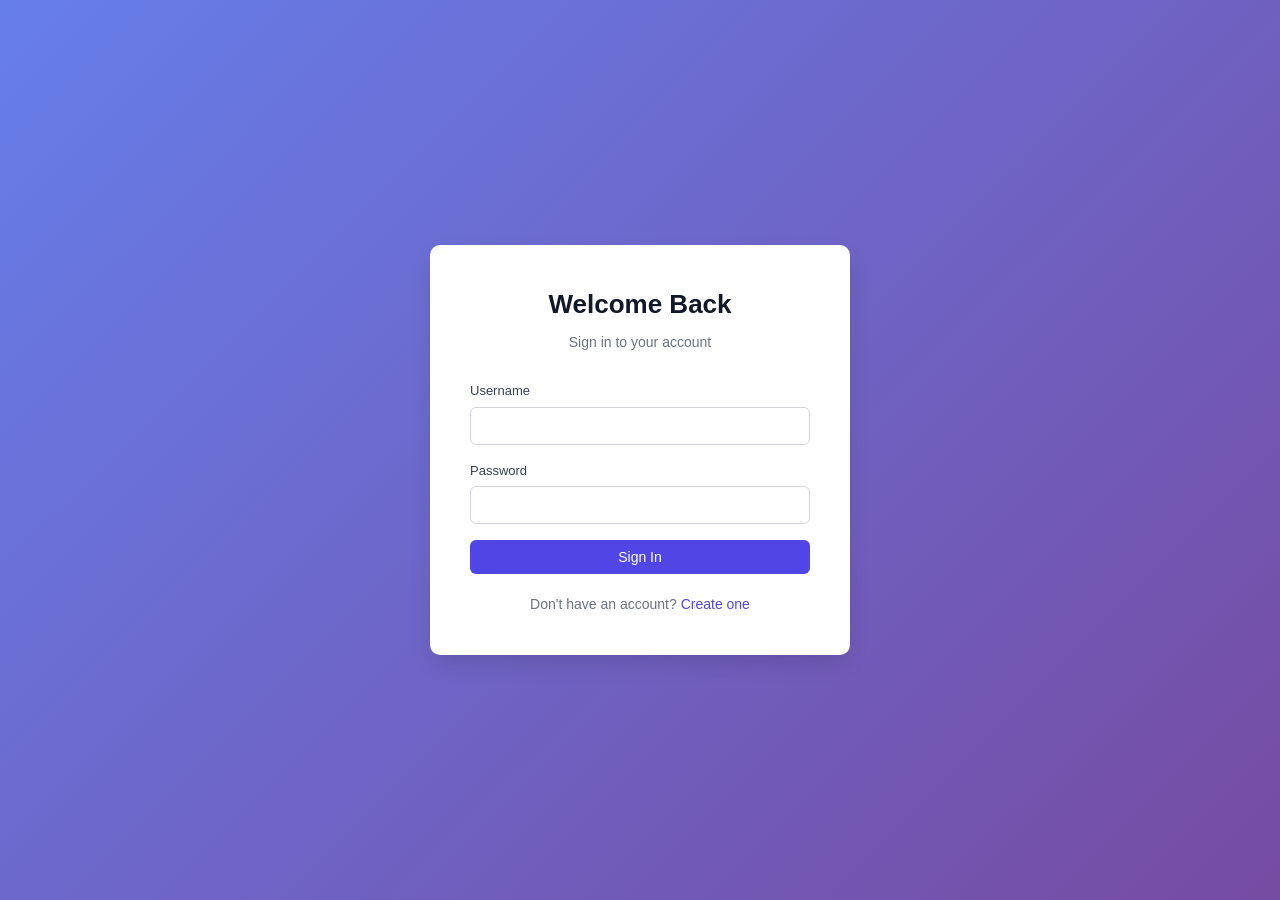
<file: frontend/index.html>
<!DOCTYPE html>
<html lang="en">

<head>
    <meta charset="UTF-8">
    <meta name="viewport" content="width=device-width, initial-scale=1.0">
    <title>Login</title>
    <link rel="stylesheet" href="css/style.css">
</head>

<body>
    <div class="auth-wrapper">
        <div class="auth-card">
            <h1>Welcome Back</h1>
            <p class="subtitle">Sign in to your account</p>
            <form id="loginForm">
                <div class="form-group">
                    <label for="username">Username</label>
                    <input class="form-control" type="text" id="username" required autocomplete="username">
                </div>
                <div class="form-group">
                    <label for="password">Password</label>
                    <input class="form-control" type="password" id="password" required autocomplete="current-password">
                </div>
                <button class="btn btn-primary btn-block" type="submit" id="loginBtn">Sign In</button>
            </form>
            <p style="text-align:center;margin-top:20px;font-size:14px;color:var(--gray-500);">
                Don't have an account? <a href="register.html">Create one</a>
            </p>
        </div>
    </div>

    <script src="js/api.js"></script>
    <script src="js/auth.js"></script>
</body>

</html>
</file>
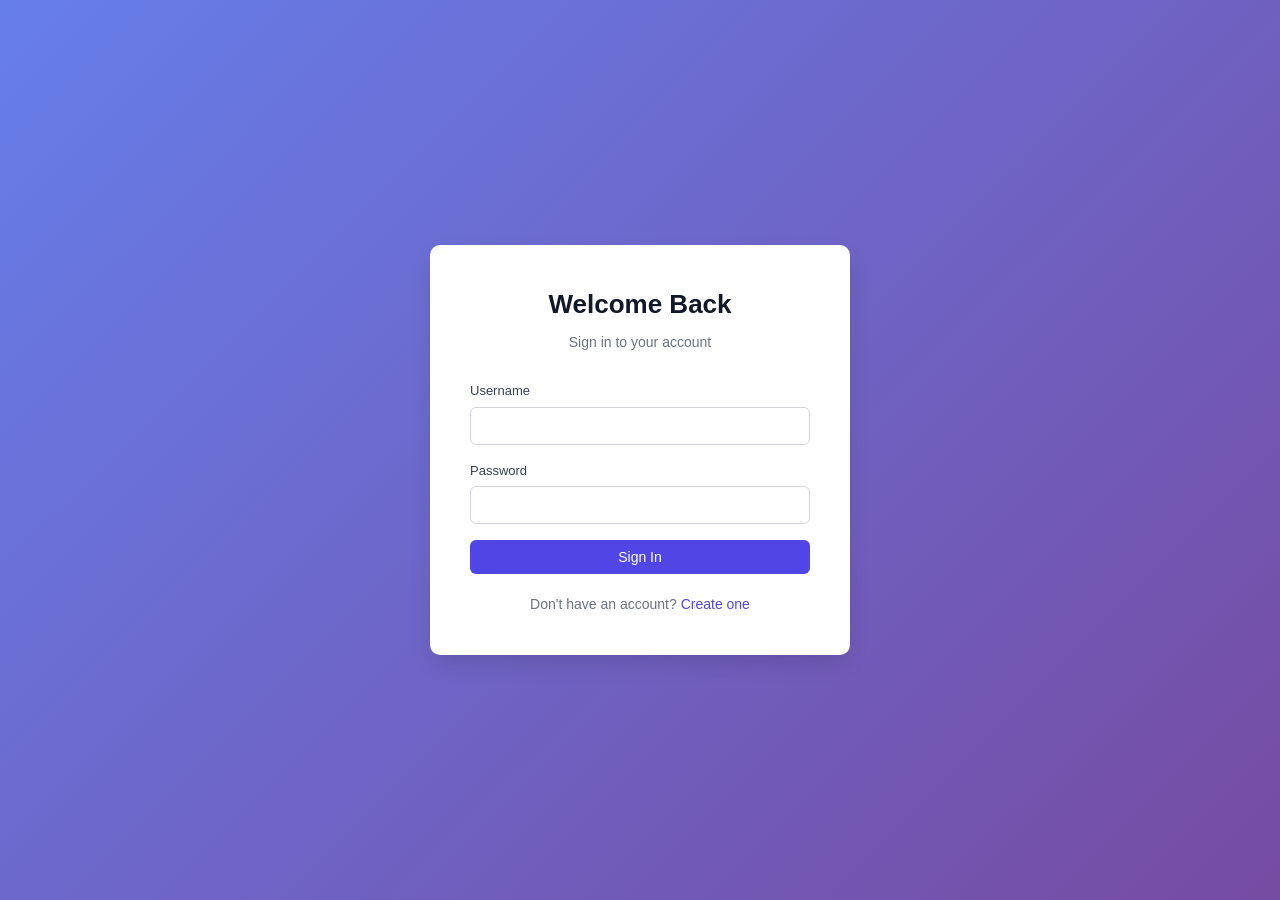
<file: frontend/admin.html>
<!DOCTYPE html>
<html lang="en">

<head>
    <meta charset="UTF-8">
    <meta name="viewport" content="width=device-width, initial-scale=1.0">
    <title>Admin</title>
    <link rel="stylesheet" href="css/style.css">
</head>

<body>
    <div class="sidebar-backdrop"></div>
    <div class="layout">
        <aside class="sidebar">
            <div class="sidebar-brand">📋 PM App</div>
            <ul class="sidebar-nav">
                <li><a href="dashboard.html" data-name="dashboard">🏠 Dashboard</a></li>
                <li><a href="projects.html" data-name="projects">📁 Projects</a></li>
                <li><a href="notifications.html" data-name="notifications">🔔 Notifications</a></li>
                <li><a href="profile.html" data-name="profile">👤 Profile</a></li>
                <li><a href="admin.html" data-name="admin" id="adminLink">⚙️ Admin</a></li>
                <li><a href="#" id="logoutBtn">🚪 Logout</a></li>
            </ul>
        </aside>

        <main class="main">
            <div class="topbar">
                <div style="display:flex;align-items:center;gap:10px;">
                    <button class="menu-toggle">☰</button>
                    <h1>Admin Panel</h1>
                </div>
                <div class="user-menu">
                    <div class="avatar" id="userAvatar">?</div>
                    <span id="userName">...</span>
                </div>
            </div>

            <div class="stats-grid" id="adminStats"></div>

            <div class="tabs">
                <button class="tab active" data-tab="users">Users</button>
                <button class="tab" data-tab="projects">Projects</button>
                <button class="tab" data-tab="tasks">Tasks</button>
                <button class="tab" data-tab="tags">Global Tags</button>
                <button class="tab" data-tab="logs">Activity Logs</button>
            </div>

            <section id="tab-users">
                <div class="filter-bar">
                    <select class="form-control" id="userRoleFilter">
                        <option value="">All Roles</option>
                        <option value="user">User</option>
                        <option value="admin">Admin</option>
                    </select>
                    <select class="form-control" id="userActiveFilter">
                        <option value="">All</option>
                        <option value="true">Active</option>
                        <option value="false">Inactive</option>
                    </select>
                </div>
                <div id="usersList">
                    <div class="loader"></div>
                </div>
                <div class="pagination" id="usersPagination"></div>
            </section>

            <section id="tab-projects" style="display:none;">
                <div class="filter-bar">
                    <select class="form-control" id="projStatusFilter">
                        <option value="">All Statuses</option>
                        <option value="active">Active</option>
                        <option value="completed">Completed</option>
                        <option value="archived">Archived</option>
                    </select>
                </div>
                <div id="projectsList2">
                    <div class="loader"></div>
                </div>
                <div class="pagination" id="projectsPagination"></div>
            </section>

            <section id="tab-tasks" style="display:none;">
                <div class="filter-bar">
                    <select class="form-control" id="taskStatusFilter2">
                        <option value="">All Statuses</option>
                        <option value="active">Active</option>
                        <option value="in_progress">In Progress</option>
                        <option value="completed">Completed</option>
                        <option value="cancelled">Cancelled</option>
                        <option value="expire">Expire</option>
                        <option value="archived">Archived</option>
                    </select>
                    <select class="form-control" id="taskPriorityFilter2">
                        <option value="">All Priorities</option>
                        <option value="low">Low</option>
                        <option value="medium">Medium</option>
                        <option value="high">High</option>
                        <option value="urgent">Urgent</option>
                    </select>
                </div>
                <div id="tasksList2">
                    <div class="loader"></div>
                </div>
                <div class="pagination" id="tasksPagination2"></div>
            </section>

            <section id="tab-tags" style="display:none;">
                <div class="filter-bar">
                    <input class="form-control" id="newGlobalTag" placeholder="Tag name">
                    <button class="btn btn-primary" id="createGlobalTagBtn">+ Create Global Tag</button>
                </div>
                <div id="tagsList2">
                    <div class="loader"></div>
                </div>
                <div class="pagination" id="tagsPagination2"></div>
            </section>

            <section id="tab-logs" style="display:none;">
                <div class="filter-bar">
                    <select class="form-control" id="logRoleFilter">
                        <option value="">All Roles</option>
                        <option value="user">User</option>
                        <option value="admin">Admin</option>
                    </select>
                </div>
                <div id="logsList">
                    <div class="loader"></div>
                </div>
                <div class="pagination" id="logsPagination"></div>
            </section>
        </main>
    </div>

    <script src="js/api.js"></script>
    <script src="js/admin.js"></script>
</body>

</html>
</file>
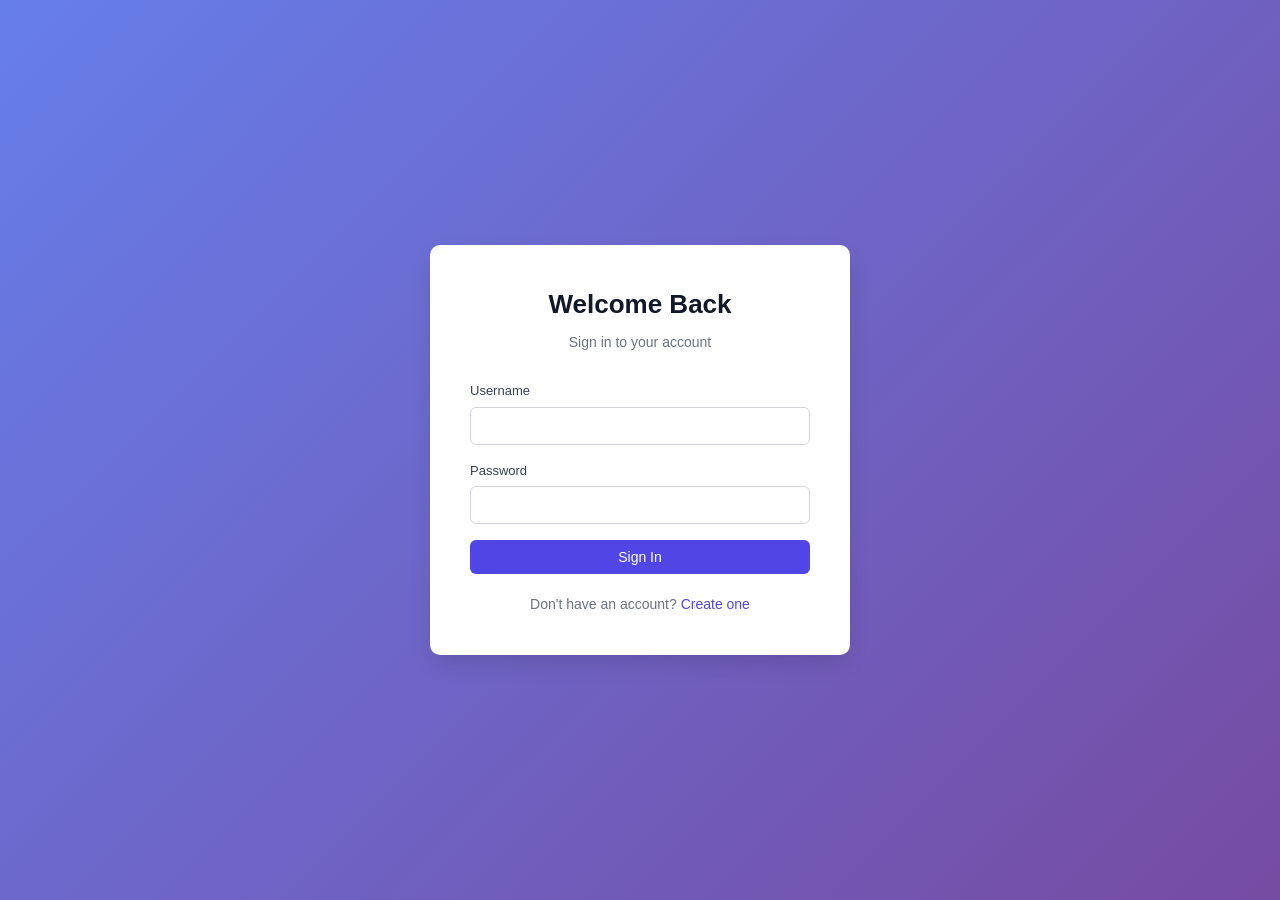
<file: frontend/dashboard.html>
<!DOCTYPE html>
<html lang="en">

<head>
    <meta charset="UTF-8">
    <meta name="viewport" content="width=device-width, initial-scale=1.0">
    <title>Dashboard</title>
    <link rel="stylesheet" href="css/style.css">
</head>

<body>
    <div class="sidebar-backdrop"></div>
    <div class="layout">
        <aside class="sidebar">
            <div class="sidebar-brand">📋 PM App</div>
            <ul class="sidebar-nav">
                <li><a href="dashboard.html" data-name="dashboard">🏠 Dashboard</a></li>
                <li><a href="projects.html" data-name="projects">📁 Projects</a></li>
                <li><a href="notifications.html" data-name="notifications">🔔 Notifications</a></li>
                <li><a href="profile.html" data-name="profile">👤 Profile</a></li>
                <li><a href="admin.html" data-name="admin" id="adminLink" style="display:none;">⚙️ Admin</a></li>
                <li><a href="#" id="logoutBtn">🚪 Logout</a></li>
            </ul>
        </aside>

        <main class="main">
            <div class="topbar">
                <div style="display:flex;align-items:center;gap:10px;">
                    <button class="menu-toggle">☰</button>
                    <h1>Dashboard</h1>
                </div>
                <div class="user-menu">
                    <div class="avatar" id="userAvatar">?</div>
                    <span id="userName">Loading...</span>
                </div>
            </div>

            <div class="stats-grid">
                <div class="stat-card">
                    <div class="stat-label">My Projects</div>
                    <div class="stat-value" id="statProjects">-</div>
                </div>
                <div class="stat-card">
                    <div class="stat-label">Active</div>
                    <div class="stat-value" id="statActive">-</div>
                </div>
                <div class="stat-card">
                    <div class="stat-label">Completed</div>
                    <div class="stat-value" id="statCompleted">-</div>
                </div>
                <div class="stat-card">
                    <div class="stat-label">Archived</div>
                    <div class="stat-value" id="statArchived">-</div>
                </div>
            </div>

            <div class="card">
                <div class="card-header">
                    <h2 class="card-title">Recent Projects</h2>
                    <a href="projects.html" class="btn btn-secondary btn-sm">View All</a>
                </div>
                <div id="recentProjects">
                    <div class="loader"></div>
                </div>
            </div>

            <div class="card">
                <div class="card-header">
                    <h2 class="card-title">Quick Actions</h2>
                </div>
                <div style="display:flex;gap:10px;flex-wrap:wrap;">
                    <button class="btn btn-primary" id="newProjectBtn">+ New Project</button>
                    <a class="btn btn-secondary" href="projects.html">📁 All Projects</a>
                    <a class="btn btn-secondary" href="notifications.html">🔔 Notifications</a>
                </div>
            </div>
        </main>
    </div>

    <!-- New project modal -->
    <div class="modal-overlay" id="projectModal">
        <div class="modal">
            <div class="modal-header">
                <h2>New Project</h2>
                <button class="btn-icon" onclick="modalClose('projectModal')">✕</button>
            </div>
            <form id="newProjectForm">
                <div class="form-group">
                    <label>Name</label>
                    <input class="form-control" type="text" id="projName" required>
                </div>
                <div class="form-group">
                    <label>Description</label>
                    <textarea class="form-control" id="projDesc" rows="3"></textarea>
                </div>
                <div class="modal-actions">
                    <button type="button" class="btn btn-secondary" onclick="modalClose('projectModal')">Cancel</button>
                    <button type="submit" class="btn btn-primary">Create</button>
                </div>
            </form>
        </div>
    </div>

    <script src="js/api.js"></script>
    <script src="js/dashboard.js"></script>
</body>

</html>
</file>
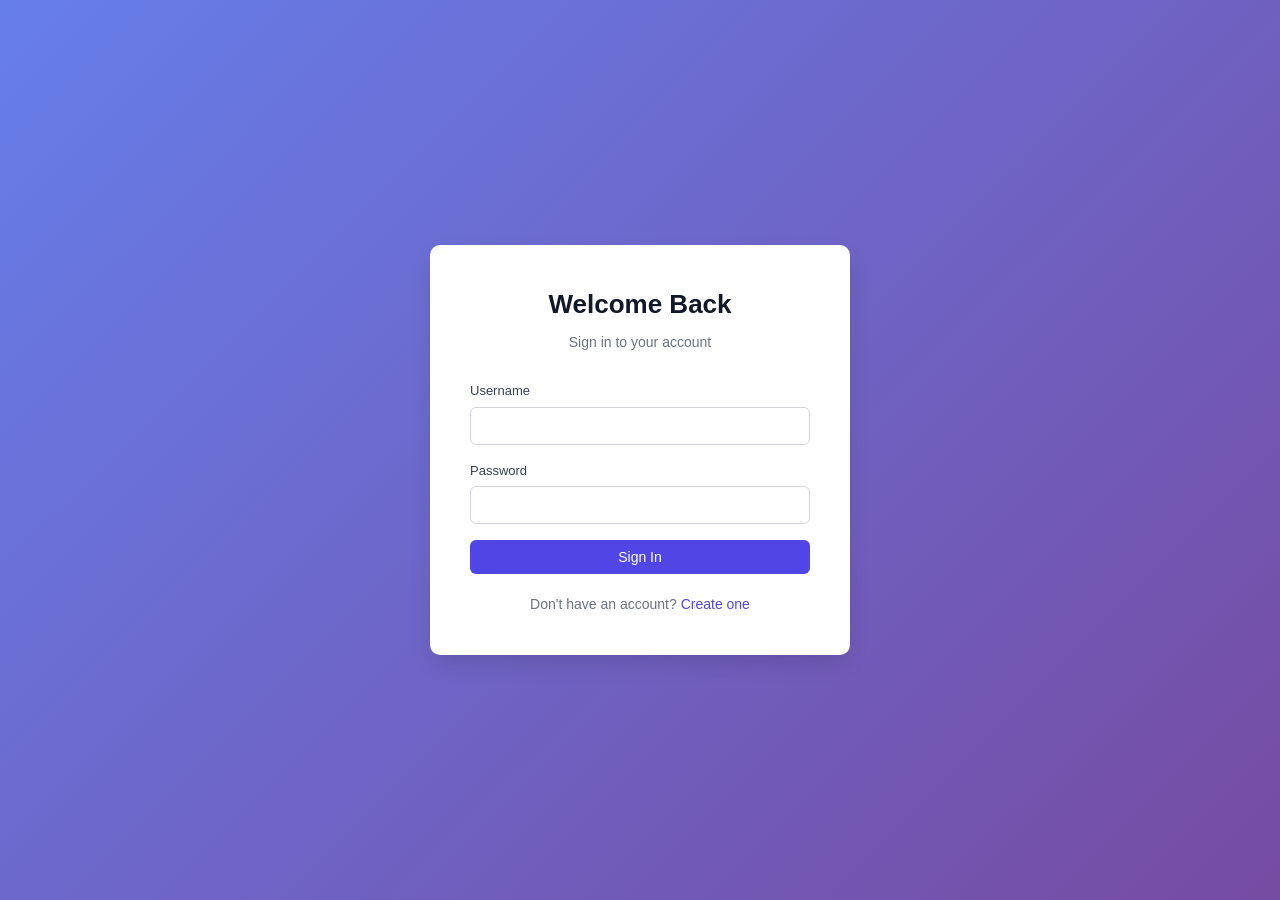
<file: frontend/profile.html>
<!DOCTYPE html>
<html lang="en">

<head>
    <meta charset="UTF-8">
    <meta name="viewport" content="width=device-width, initial-scale=1.0">
    <title>Profile</title>
    <link rel="stylesheet" href="css/style.css">
</head>

<body>
    <div class="sidebar-backdrop"></div>
    <div class="layout">
        <aside class="sidebar">
            <div class="sidebar-brand">📋 PM App</div>
            <ul class="sidebar-nav">
                <li><a href="dashboard.html" data-name="dashboard">🏠 Dashboard</a></li>
                <li><a href="projects.html" data-name="projects">📁 Projects</a></li>
                <li><a href="notifications.html" data-name="notifications">🔔 Notifications</a></li>
                <li><a href="profile.html" data-name="profile">👤 Profile</a></li>
                <li><a href="admin.html" data-name="admin" id="adminLink" style="display:none;">⚙️ Admin</a></li>
                <li><a href="#" id="logoutBtn">🚪 Logout</a></li>
            </ul>
        </aside>

        <main class="main">
            <div class="topbar">
                <div style="display:flex;align-items:center;gap:10px;">
                    <button class="menu-toggle">☰</button>
                    <h1>Profile</h1>
                </div>
                <div class="user-menu">
                    <div class="avatar" id="userAvatar">?</div>
                    <span id="userName">...</span>
                </div>
            </div>

            <div style="display:grid;grid-template-columns:repeat(auto-fit,minmax(320px,1fr));gap:16px;">
                <div class="card">
                    <div class="card-header">
                        <div class="card-title">Account Info</div>
                    </div>
                    <form id="profileForm">
                        <div class="form-group">
                            <label>Username</label>
                            <input class="form-control" type="text" id="pUsername">
                        </div>
                        <div class="form-group">
                            <label>First Name</label>
                            <input class="form-control" type="text" id="pFirstName">
                        </div>
                        <div class="form-group">
                            <label>Last Name</label>
                            <input class="form-control" type="text" id="pLastName">
                        </div>
                        <div class="form-group">
                            <label>Email</label>
                            <input class="form-control" type="email" id="pEmail">
                        </div>
                        <button class="btn btn-primary" type="submit">Update Profile</button>
                    </form>
                </div>

                <div class="card">
                    <div class="card-header">
                        <div class="card-title">Change Password</div>
                    </div>
                    <form id="passForm">
                        <div class="form-group">
                            <label>Old Password</label>
                            <input class="form-control" type="password" id="oldPass" required>
                        </div>
                        <div class="form-group">
                            <label>New Password</label>
                            <input class="form-control" type="password" id="newPass" required minlength="6">
                        </div>
                        <button class="btn btn-primary" type="submit">Change Password</button>
                    </form>
                </div>
            </div>
        </main>
    </div>

    <script src="js/api.js"></script>
    <script src="js/profile.js"></script>
</body>

</html>
</file>
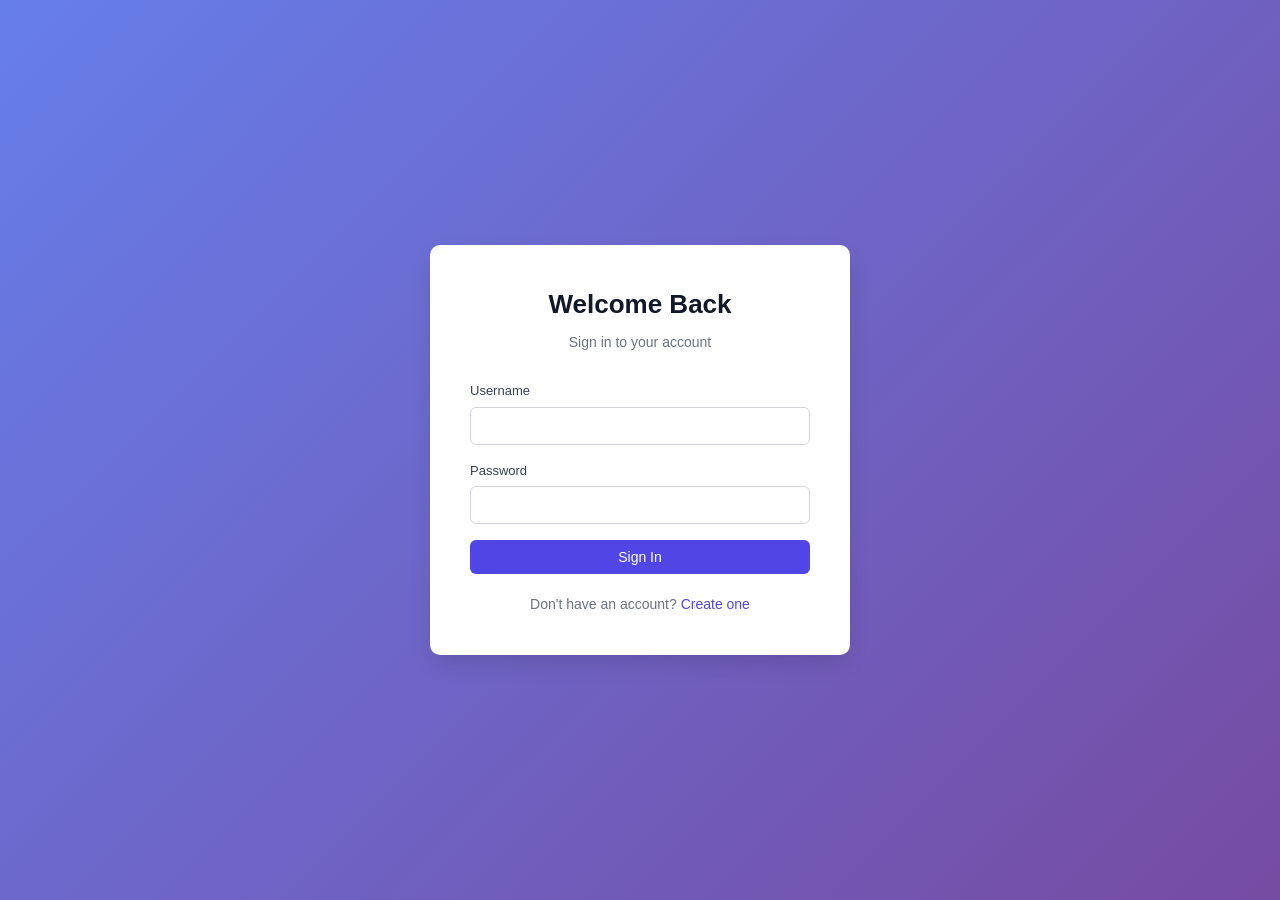
<file: frontend/project.html>
<!DOCTYPE html>
<html lang="en">

<head>
    <meta charset="UTF-8">
    <meta name="viewport" content="width=device-width, initial-scale=1.0">
    <title>Project</title>
    <link rel="stylesheet" href="css/style.css">
</head>

<body>
    <div class="sidebar-backdrop"></div>
    <div class="layout">
        <aside class="sidebar">
            <div class="sidebar-brand">📋 PM App</div>
            <ul class="sidebar-nav">
                <li><a href="dashboard.html" data-name="dashboard">🏠 Dashboard</a></li>
                <li><a href="projects.html" data-name="projects">📁 Projects</a></li>
                <li><a href="notifications.html" data-name="notifications">🔔 Notifications</a></li>
                <li><a href="profile.html" data-name="profile">👤 Profile</a></li>
                <li><a href="admin.html" data-name="admin" id="adminLink" style="display:none;">⚙️ Admin</a></li>
                <li><a href="#" id="logoutBtn">🚪 Logout</a></li>
            </ul>
        </aside>

        <main class="main">
            <div class="topbar">
                <div style="display:flex;align-items:center;gap:10px;">
                    <button class="menu-toggle">☰</button>
                    <h1 id="projectTitle">Loading...</h1>
                </div>
                <div class="user-menu">
                    <div class="avatar" id="userAvatar">?</div>
                    <span id="userName">...</span>
                </div>
            </div>

            <div id="projectInfo"></div>

            <div class="tabs">
                <button class="tab active" data-tab="tasks">Tasks</button>
                <button class="tab" data-tab="members">Members</button>
                <button class="tab" data-tab="tags">Tags</button>
            </div>

            <!-- Tasks tab -->
            <section id="tab-tasks">
                <div class="filter-bar">
                    <select class="form-control" id="taskStatusFilter">
                        <option value="">All Statuses</option>
                        <option value="active">Active</option>
                        <option value="in_progress">In Progress</option>
                        <option value="completed">Completed</option>
                        <option value="cancelled">Cancelled</option>
                        <option value="expire">Expire</option>
                    </select>
                    <select class="form-control" id="taskPriorityFilter">
                        <option value="">All Priorities</option>
                        <option value="low">Low</option>
                        <option value="medium">Medium</option>
                        <option value="high">High</option>
                        <option value="urgent">Urgent</option>
                    </select>
                    <button class="btn btn-primary" id="newTaskBtn">+ New Task</button>
                </div>
                <div id="tasksList">
                    <div class="loader"></div>
                </div>
                <div class="pagination" id="tasksPagination"></div>
            </section>

            <!-- Members tab -->
            <section id="tab-members" style="display:none;">
                <div class="filter-bar">
                    <button class="btn btn-primary" id="addMemberBtn">+ Add Member</button>
                </div>
                <div id="membersList">
                    <div class="loader"></div>
                </div>
                <div class="pagination" id="membersPagination"></div>
            </section>

            <!-- Tags tab -->
            <section id="tab-tags" style="display:none;">
                <div class="filter-bar">
                    <button class="btn btn-primary" id="newTagBtn">+ New Tag</button>
                </div>
                <div id="tagsList">
                    <div class="loader"></div>
                </div>
                <div class="pagination" id="tagsPagination"></div>
            </section>
        </main>
    </div>

    <!-- Task modal -->
    <div class="modal-overlay" id="taskModal">
        <div class="modal">
            <div class="modal-header">
                <h2 id="taskModalTitle">New Task</h2>
                <button class="btn-icon" onclick="modalClose('taskModal')">✕</button>
            </div>
            <form id="taskForm">
                <input type="hidden" id="taskId">
                <div class="form-group">
                    <label>Title</label>
                    <input class="form-control" type="text" id="taskTitle" required>
                </div>
                <div class="form-group">
                    <label>Description</label>
                    <textarea class="form-control" id="taskDesc" rows="3"></textarea>
                </div>
                <div class="form-row">
                    <div class="form-group">
                        <label>Priority</label>
                        <select class="form-control" id="taskPriority">
                            <option value="">Default</option>
                            <option value="low">Low</option>
                            <option value="medium">Medium</option>
                            <option value="high">High</option>
                            <option value="urgent">Urgent</option>
                        </select>
                    </div>
                    <div class="form-group">
                        <label>Status (edit)</label>
                        <select class="form-control" id="taskStatus">
                            <option value="">—</option>
                            <option value="active">Active</option>
                            <option value="in_progress">In Progress</option>
                            <option value="completed">Completed</option>
                            <option value="cancelled">Cancelled</option>
                            <option value="expire">Expire</option>
                        </select>
                    </div>
                </div>
                <div class="form-row">
                    <div class="form-group">
                        <label>Due Value</label>
                        <input class="form-control" type="number" id="taskDueValue" min="1" placeholder="e.g. 3">
                    </div>
                    <div class="form-group">
                        <label>Due Unit</label>
                        <select class="form-control" id="taskDueUnit">
                            <option value="">—</option>
                            <option value="minutes">Minutes</option>
                            <option value="hours">Hours</option>
                            <option value="days">Days</option>
                            <option value="weeks">Weeks</option>
                            <option value="months">Months</option>
                        </select>
                    </div>
                </div>
                <div class="form-group">
                    <label>Assignees</label>
                    <select class="form-control" id="taskAssignees" multiple size="4" style="min-height:90px;"></select>
                </div>
                <div class="form-group" id="taskTagsGroup">
                    <label>Tags</label>
                    <select class="form-control" id="taskTags" multiple size="4" style="min-height:90px;"></select>
                </div>
                <div class="form-group">
                    <label>Dependencies (task IDs)</label>
                    <input class="form-control" type="text" id="taskDeps"
                        placeholder="Comma-separated task IDs, e.g. 1,2,3">
                </div>
                <div class="modal-actions">
                    <button type="button" class="btn btn-secondary" onclick="modalClose('taskModal')">Cancel</button>
                    <button type="submit" class="btn btn-primary" id="taskSubmitBtn">Save</button>
                </div>
            </form>
        </div>
    </div>

    <!-- Member modal -->
    <div class="modal-overlay" id="memberModal">
        <div class="modal">
            <div class="modal-header">
                <h2>Add Member</h2>
                <button class="btn-icon" onclick="modalClose('memberModal')">✕</button>
            </div>
            <form id="memberForm">
                <div class="form-group">
                    <label>User ID</label>
                    <input class="form-control" type="number" id="memberUserId" required min="1">
                </div>
                <div class="form-group">
                    <label>Role</label>
                    <select class="form-control" id="memberRole" required>
                        <option value="member">Member</option>
                        <option value="manager">Manager</option>
                        <option value="viewer">Viewer</option>
                    </select>
                </div>
                <div class="modal-actions">
                    <button type="button" class="btn btn-secondary" onclick="modalClose('memberModal')">Cancel</button>
                    <button type="submit" class="btn btn-primary">Add</button>
                </div>
            </form>
        </div>
    </div>

    <!-- Tag modal -->
    <div class="modal-overlay" id="tagModal">
        <div class="modal">
            <div class="modal-header">
                <h2 id="tagModalTitle">New Tag</h2>
                <button class="btn-icon" onclick="modalClose('tagModal')">✕</button>
            </div>
            <form id="tagForm">
                <input type="hidden" id="tagId">
                <div class="form-group">
                    <label>Tag Name</label>
                    <input class="form-control" type="text" id="tagName" required>
                </div>
                <div class="modal-actions">
                    <button type="button" class="btn btn-secondary" onclick="modalClose('tagModal')">Cancel</button>
                    <button type="submit" class="btn btn-primary">Save</button>
                </div>
            </form>
        </div>
    </div>
    <!-- Project Status modal -->
    <div class="modal-overlay" id="statusModal">
        <div class="modal">
            <div class="modal-header">
                <h2>Change Project Status</h2>
                <button class="btn-icon" onclick="modalClose('statusModal')">✕</button>
            </div>
            <p style="font-size:14px;color:var(--gray-500);margin-bottom:18px;">
                Current status:
                <span id="currentStatusBadge"></span>
            </p>

            <div id="statusOptions" style="display:flex;flex-direction:column;gap:10px;margin-bottom:20px;">
                <label class="status-option" data-status="active">
                    <input type="radio" name="projStatus" value="active">
                    <div>
                        <strong>Active</strong>
                        <div style="font-size:12px;color:var(--gray-500);">
                            Project is ongoing and everyone can work on it.
                        </div>
                    </div>
                </label>

                <label class="status-option" data-status="completed">
                    <input type="radio" name="projStatus" value="completed">
                    <div>
                        <strong>Completed</strong>
                        <div style="font-size:12px;color:var(--gray-500);">
                            Project has been finished successfully.
                        </div>
                    </div>
                </label>

                <label class="status-option" data-status="archived">
                    <input type="radio" name="projStatus" value="archived">
                    <div>
                        <strong>Archived</strong>
                        <div style="font-size:12px;color:var(--gray-500);">
                            Project is archived and read-only.
                        </div>
                    </div>
                </label>
            </div>

            <div class="modal-actions">
                <button type="button" class="btn btn-secondary" onclick="modalClose('statusModal')">Cancel</button>
                <button type="button" class="btn btn-primary" id="confirmStatusBtn">Update Status</button>
            </div>
        </div>
    </div>
    <!-- Task Status modal -->
    <div class="modal-overlay" id="taskStatusModal">
        <div class="modal">
            <div class="modal-header">
                <h2>Change Task Status</h2>
                <button class="btn-icon" onclick="modalClose('taskStatusModal')">✕</button>
            </div>

            <p style="font-size:14px;color:var(--gray-500);margin-bottom:16px;">
                Task: <strong id="taskStatusTaskTitle"></strong>
            </p>

            <p style="font-size:14px;color:var(--gray-500);margin-bottom:10px;">
                Current status: <span id="taskCurrentStatusBadge"></span>
            </p>

            <div id="taskStatusOptions" style="display:flex;flex-direction:column;gap:10px;margin-bottom:20px;">
                <label class="status-option" data-status="active">
                    <input type="radio" name="taskStatusRadio" value="active">
                    <div>
                        <strong>Active</strong>
                        <div style="font-size:12px;color:var(--gray-500);">
                            Task is open and ready to be worked on.
                        </div>
                    </div>
                </label>

                <label class="status-option" data-status="in_progress">
                    <input type="radio" name="taskStatusRadio" value="in_progress">
                    <div>
                        <strong>In Progress</strong>
                        <div style="font-size:12px;color:var(--gray-500);">
                            Task is currently being worked on.
                        </div>
                    </div>
                </label>

                <label class="status-option" data-status="completed">
                    <input type="radio" name="taskStatusRadio" value="completed">
                    <div>
                        <strong>Completed</strong>
                        <div style="font-size:12px;color:var(--gray-500);">
                            Task is finished. Dependencies must be completed first.
                        </div>
                    </div>
                </label>

                <label class="status-option" data-status="cancelled">
                    <input type="radio" name="taskStatusRadio" value="cancelled">
                    <div>
                        <strong>Cancelled</strong>
                        <div style="font-size:12px;color:var(--gray-500);">
                            Task is no longer needed.
                        </div>
                    </div>
                </label>

                <label class="status-option" data-status="expire">
                    <input type="radio" name="taskStatusRadio" value="expire">
                    <div>
                        <strong>Expire</strong>
                        <div style="font-size:12px;color:var(--gray-500);">
                            Task deadline has passed. (handled automatically)
                        </div>
                    </div>
                </label>
            </div>

            <div class="modal-actions">
                <button type="button" class="btn btn-secondary" onclick="modalClose('taskStatusModal')">Cancel</button>
                <button type="button" class="btn btn-primary" id="confirmTaskStatusBtn">Update Status</button>
            </div>
        </div>
    </div>
    <script src="js/api.js"></script>
    <script src="js/project.js"></script>
</body>

</html>
</file>
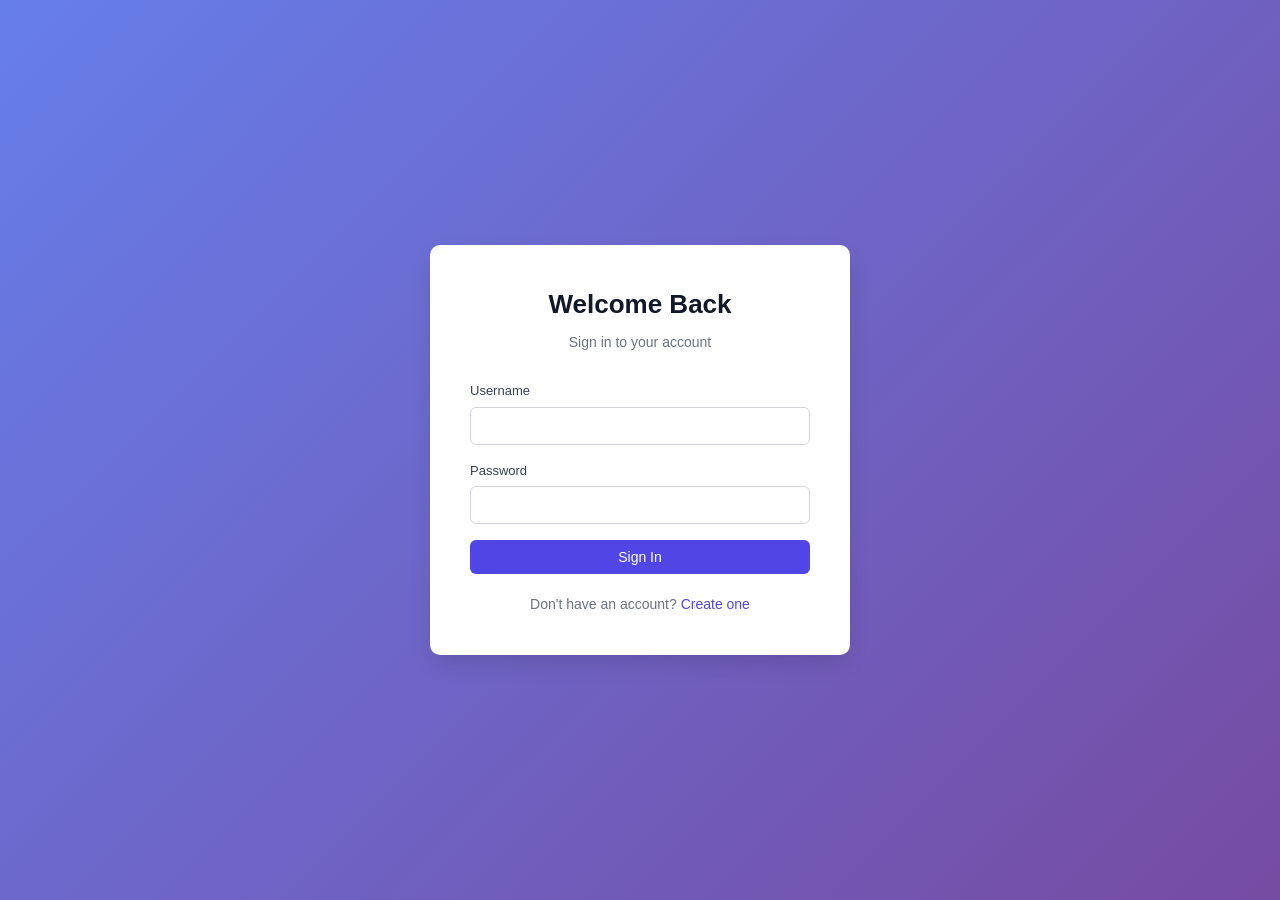
<file: frontend/projects.html>
<!DOCTYPE html>
<html lang="en">

<head>
    <meta charset="UTF-8">
    <meta name="viewport" content="width=device-width, initial-scale=1.0">
    <title>Projects</title>
    <link rel="stylesheet" href="css/style.css">
</head>

<body>
    <div class="sidebar-backdrop"></div>
    <div class="layout">
        <aside class="sidebar">
            <div class="sidebar-brand">📋 PM App</div>
            <ul class="sidebar-nav">
                <li><a href="dashboard.html" data-name="dashboard">🏠 Dashboard</a></li>
                <li><a href="projects.html" data-name="projects">📁 Projects</a></li>
                <li><a href="notifications.html" data-name="notifications">🔔 Notifications</a></li>
                <li><a href="profile.html" data-name="profile">👤 Profile</a></li>
                <li><a href="admin.html" data-name="admin" id="adminLink" style="display:none;">⚙️ Admin</a></li>
                <li><a href="#" id="logoutBtn">🚪 Logout</a></li>
            </ul>
        </aside>

        <main class="main">
            <div class="topbar">
                <div style="display:flex;align-items:center;gap:10px;">
                    <button class="menu-toggle">☰</button>
                    <h1>Projects</h1>
                </div>
                <div class="user-menu">
                    <div class="avatar" id="userAvatar">?</div>
                    <span id="userName">...</span>
                </div>
            </div>

            <div class="filter-bar">
                <select class="form-control" id="filterStatus">
                    <option value="">All Statuses</option>
                    <option value="active">Active</option>
                    <option value="completed">Completed</option>
                    <option value="archived">Archived</option>
                </select>
                <input class="form-control" id="searchInput" placeholder="Search..." style="min-width:200px;">
                <button class="btn btn-primary" id="newProjectBtn">+ New Project</button>
            </div>

            <div id="projectsList">
                <div class="loader"></div>
            </div>
            <div class="pagination" id="pagination"></div>
        </main>
    </div>

    <div class="modal-overlay" id="projectModal">
        <div class="modal">
            <div class="modal-header">
                <h2>New Project</h2>
                <button class="btn-icon" onclick="modalClose('projectModal')">✕</button>
            </div>
            <form id="newProjectForm">
                <div class="form-group">
                    <label>Name</label>
                    <input class="form-control" type="text" id="projName" required>
                </div>
                <div class="form-group">
                    <label>Description</label>
                    <textarea class="form-control" id="projDesc" rows="3"></textarea>
                </div>
                <div class="modal-actions">
                    <button type="button" class="btn btn-secondary" onclick="modalClose('projectModal')">Cancel</button>
                    <button type="submit" class="btn btn-primary">Create</button>
                </div>
            </form>
        </div>
    </div>

    <script src="js/api.js"></script>
    <script src="js/projects.js"></script>
</body>

</html>
</file>
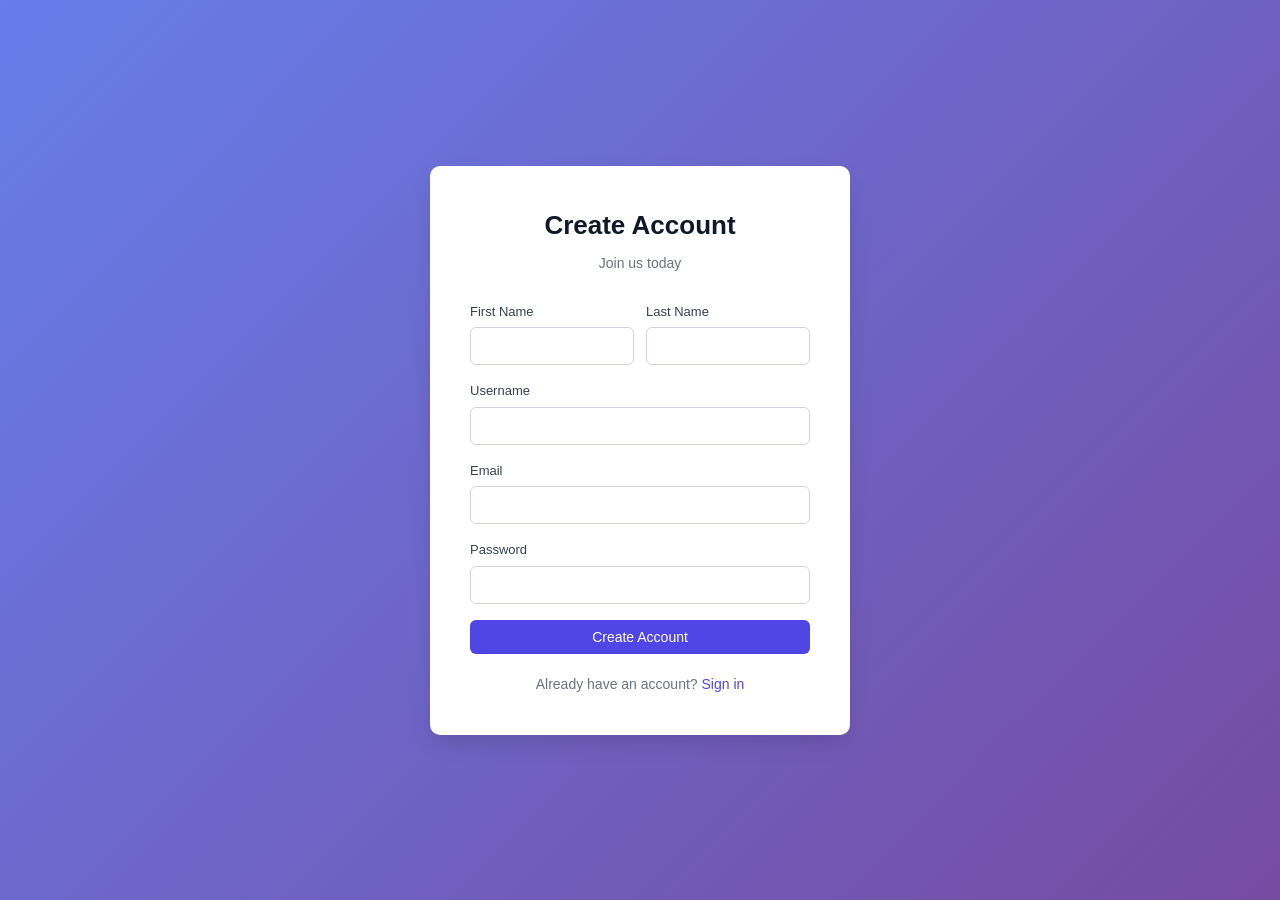
<file: frontend/register.html>
<!DOCTYPE html>
<html lang="en">

<head>
    <meta charset="UTF-8">
    <meta name="viewport" content="width=device-width, initial-scale=1.0">
    <title>Register</title>
    <link rel="stylesheet" href="css/style.css">
</head>

<body>
    <div class="auth-wrapper">
        <div class="auth-card">
            <h1>Create Account</h1>
            <p class="subtitle">Join us today</p>
            <form id="registerForm">
                <div class="form-row">
                    <div class="form-group">
                        <label for="firstName">First Name</label>
                        <input class="form-control" type="text" id="firstName" required>
                    </div>
                    <div class="form-group">
                        <label for="lastName">Last Name</label>
                        <input class="form-control" type="text" id="lastName" required>
                    </div>
                </div>
                <div class="form-group">
                    <label for="username">Username</label>
                    <input class="form-control" type="text" id="username" required>
                </div>
                <div class="form-group">
                    <label for="email">Email</label>
                    <input class="form-control" type="email" id="email" required>
                </div>
                <div class="form-group">
                    <label for="password">Password</label>
                    <input class="form-control" type="password" id="password" required>
                </div>
                <button class="btn btn-primary btn-block" type="submit" id="regBtn">Create Account</button>
            </form>
            <p style="text-align:center;margin-top:20px;font-size:14px;color:var(--gray-500);">
                Already have an account? <a href="index.html">Sign in</a>
            </p>
        </div>
    </div>

    <script src="js/api.js"></script>
    <script src="js/auth.js"></script>
</body>

</html>
</file>
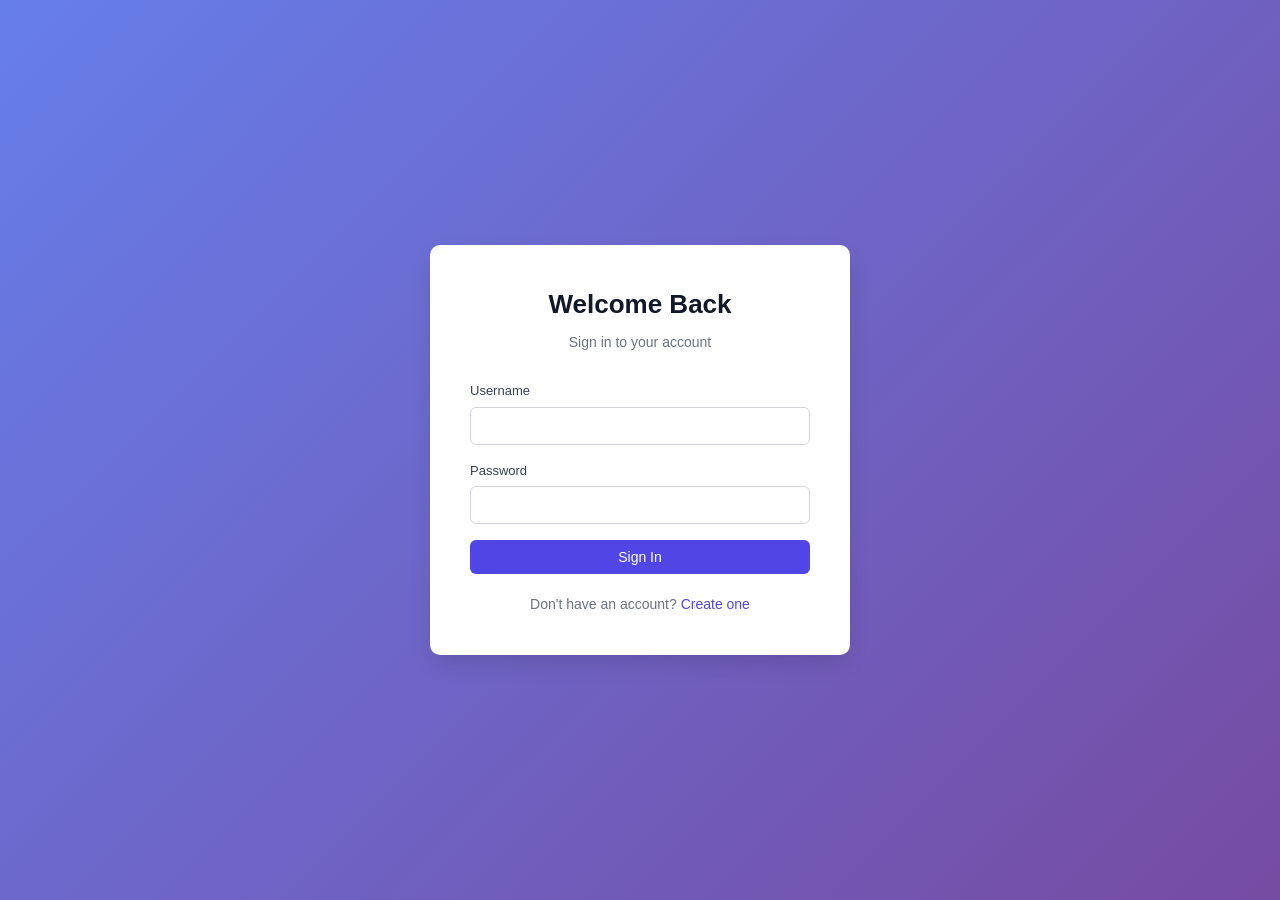
<file: frontend/task.html>
<!DOCTYPE html>
<html lang="en">

<head>
    <meta charset="UTF-8">
    <meta name="viewport" content="width=device-width, initial-scale=1.0">
    <title>Task</title>
    <link rel="stylesheet" href="css/style.css">
</head>

<body>
    <div class="sidebar-backdrop"></div>
    <div class="layout">
        <aside class="sidebar">
            <div class="sidebar-brand">📋 PM App</div>
            <ul class="sidebar-nav">
                <li><a href="dashboard.html" data-name="dashboard">🏠 Dashboard</a></li>
                <li><a href="projects.html" data-name="projects">📁 Projects</a></li>
                <li><a href="notifications.html" data-name="notifications">🔔 Notifications</a></li>
                <li><a href="profile.html" data-name="profile">👤 Profile</a></li>
                <li><a href="admin.html" data-name="admin" id="adminLink" style="display:none;">⚙️ Admin</a></li>
                <li><a href="#" id="logoutBtn">🚪 Logout</a></li>
            </ul>
        </aside>

        <main class="main">
            <div class="topbar">
                <div style="display:flex;align-items:center;gap:10px;">
                    <button class="menu-toggle">☰</button>
                    <h1 id="taskTitle">Loading...</h1>
                </div>
                <div class="user-menu">
                    <div class="avatar" id="userAvatar">?</div>
                    <span id="userName">...</span>
                </div>
            </div>

            <div id="taskInfo"></div>

            <div class="tabs">
                <button class="tab active" data-tab="subtasks">Subtasks</button>
                <button class="tab" data-tab="comments">Comments</button>
                <button class="tab" data-tab="dependencies">Dependencies</button>
                <button class="tab" data-tab="tags">Tags</button>
            </div>

            <section id="tab-subtasks">
                <div class="filter-bar">
                    <button class="btn btn-primary" id="newSubtaskBtn">+ New Subtask</button>
                </div>
                <div id="subtasksList">
                    <div class="loader"></div>
                </div>
                <div class="pagination" id="subtasksPagination"></div>
            </section>

            <section id="tab-comments" style="display:none;">
                <div class="card">
                    <textarea class="form-control" id="newComment" rows="2"
                        placeholder="Write a comment... use @username to mention"></textarea>
                    <div style="margin-top:8px;">
                        <button class="btn btn-primary" id="postCommentBtn">Post Comment</button>
                    </div>
                </div>
                <div id="commentsList">
                    <div class="loader"></div>
                </div>
                <div class="pagination" id="commentsPagination"></div>
            </section>

            <section id="tab-dependencies" style="display:none;">
                <div id="depsList">
                    <div class="loader"></div>
                </div>
                <div class="pagination" id="depsPagination"></div>
            </section>

            <section id="tab-tags" style="display:none;">
                <div class="card">
                    <div class="card-header">
                        <div class="card-title">Task Tags</div>
                        <button class="btn btn-secondary btn-sm" id="manageTagsBtn">+ Add Tags</button>
                    </div>
                    <div id="taskTagsList">
                        <div class="loader"></div>
                    </div>
                </div>
            </section>
        </main>
    </div>

    <!-- Subtask modal -->
    <div class="modal-overlay" id="subtaskModal">
        <div class="modal">
            <div class="modal-header">
                <h2 id="subtaskModalTitle">New Subtask</h2>
                <button class="btn-icon" onclick="modalClose('subtaskModal')">✕</button>
            </div>
            <form id="subtaskForm">
                <input type="hidden" id="subtaskId">
                <div class="form-group">
                    <label>Title</label>
                    <input class="form-control" type="text" id="subtaskTitle" required>
                </div>
                <div class="form-group">
                    <label>Description</label>
                    <textarea class="form-control" id="subtaskDesc" rows="3"></textarea>
                </div>
                <div class="form-row">
                    <div class="form-group">
                        <label>Priority</label>
                        <select class="form-control" id="subtaskPriority">
                            <option value="">Default</option>
                            <option value="low">Low</option>
                            <option value="medium">Medium</option>
                            <option value="high">High</option>
                            <option value="urgent">Urgent</option>
                        </select>
                    </div>
                    <div class="form-group">
                        <label>Due Value</label>
                        <input class="form-control" type="number" id="subtaskDueValue" min="1">
                    </div>
                </div>
                <div class="form-group">
                    <label>Due Unit</label>
                    <select class="form-control" id="subtaskDueUnit">
                        <option value="">—</option>
                        <option value="minutes">Minutes</option>
                        <option value="hours">Hours</option>
                        <option value="days">Days</option>
                        <option value="weeks">Weeks</option>
                        <option value="months">Months</option>
                    </select>
                </div>
                <div class="modal-actions">
                    <button type="button" class="btn btn-secondary" onclick="modalClose('subtaskModal')">Cancel</button>
                    <button type="submit" class="btn btn-primary">Save</button>
                </div>
            </form>
        </div>
    </div>

    <!-- Add tags modal -->
    <div class="modal-overlay" id="tagsModal">
        <div class="modal">
            <div class="modal-header">
                <h2>Add Tags</h2>
                <button class="btn-icon" onclick="modalClose('tagsModal')">✕</button>
            </div>
            <div class="form-group">
                <label>Available Tags (multi-select)</label>
                <select class="form-control" id="availableTags" multiple size="8" style="min-height:180px;"></select>
            </div>
            <div class="modal-actions">
                <button type="button" class="btn btn-secondary" onclick="modalClose('tagsModal')">Cancel</button>
                <button type="button" class="btn btn-primary" id="addTagsSubmit">Add</button>
            </div>
        </div>
    </div>

    <script src="js/api.js"></script>
    <script src="js/task.js"></script>
</body>

</html>
</file>
<file: frontend/css/style.css>
:root {
    --primary: #4f46e5;
    --primary-dark: #4338ca;
    --primary-light: #eef2ff;
    --success: #10b981;
    --warning: #f59e0b;
    --danger: #ef4444;
    --info: #3b82f6;
    --gray-50: #f9fafb;
    --gray-100: #f3f4f6;
    --gray-200: #e5e7eb;
    --gray-300: #d1d5db;
    --gray-400: #9ca3af;
    --gray-500: #6b7280;
    --gray-600: #4b5563;
    --gray-700: #374151;
    --gray-800: #1f2937;
    --gray-900: #111827;
    --radius: 10px;
    --radius-sm: 6px;
    --shadow: 0 1px 3px rgba(0, 0, 0, .08), 0 1px 2px rgba(0, 0, 0, .04);
    --shadow-md: 0 4px 6px -1px rgba(0, 0, 0, .1);
    --shadow-lg: 0 10px 25px -5px rgba(0, 0, 0, .15);
    --transition: all .2s ease;
}

* {
    box-sizing: border-box;
    margin: 0;
    padding: 0;
}

html,
body {
    font-family: -apple-system, BlinkMacSystemFont, 'Segoe UI', Roboto, 'Helvetica Neue', Arial, sans-serif;
    font-size: 15px;
    line-height: 1.5;
    color: var(--gray-800);
    background: var(--gray-50);
    min-height: 100vh;
}

a {
    color: var(--primary);
    text-decoration: none;
}

a:hover {
    text-decoration: underline;
}

/* ===== Layout ===== */
.layout {
    display: grid;
    grid-template-columns: 250px 1fr;
    min-height: 100vh;
}

.sidebar {
    background: var(--gray-900);
    color: #fff;
    padding: 20px 0;
    position: sticky;
    top: 0;
    height: 100vh;
    overflow-y: auto;
}

.sidebar-brand {
    padding: 0 20px 20px;
    font-size: 20px;
    font-weight: 700;
    color: #fff;
    border-bottom: 1px solid var(--gray-700);
    margin-bottom: 15px;
    display: flex;
    align-items: center;
    gap: 8px;
}

.sidebar-nav {
    list-style: none;
    padding: 0 10px;
}

.sidebar-nav li {
    margin-bottom: 4px;
}

.sidebar-nav a {
    display: flex;
    align-items: center;
    gap: 10px;
    padding: 10px 14px;
    color: var(--gray-300);
    border-radius: var(--radius-sm);
    transition: var(--transition);
    text-decoration: none;
    font-size: 14px;
}

.sidebar-nav a:hover {
    background: var(--gray-800);
    color: #fff;
    text-decoration: none;
}

.sidebar-nav a.active {
    background: var(--primary);
    color: #fff;
}

.main {
    padding: 25px 30px;
    max-width: 1400px;
    width: 100%;
}

.topbar {
    display: flex;
    justify-content: space-between;
    align-items: center;
    margin-bottom: 25px;
    gap: 15px;
    flex-wrap: wrap;
}

.topbar h1 {
    font-size: 24px;
    font-weight: 700;
    color: var(--gray-900);
}

.user-menu {
    display: flex;
    align-items: center;
    gap: 10px;
    font-size: 14px;
}

.avatar {
    width: 36px;
    height: 36px;
    border-radius: 50%;
    background: var(--primary);
    color: #fff;
    display: flex;
    align-items: center;
    justify-content: center;
    font-weight: 600;
    font-size: 14px;
}

/* ===== Auth pages ===== */
.auth-wrapper {
    min-height: 100vh;
    display: flex;
    align-items: center;
    justify-content: center;
    padding: 20px;
    background: linear-gradient(135deg, #667eea 0%, #764ba2 100%);
}

.auth-card {
    background: #fff;
    border-radius: var(--radius);
    box-shadow: var(--shadow-lg);
    padding: 40px;
    width: 100%;
    max-width: 420px;
}

.auth-card h1 {
    text-align: center;
    margin-bottom: 8px;
    color: var(--gray-900);
    font-size: 26px;
}

.auth-card .subtitle {
    text-align: center;
    color: var(--gray-500);
    margin-bottom: 28px;
    font-size: 14px;
}

/* ===== Forms ===== */
.form-group {
    margin-bottom: 16px;
}

.form-group label {
    display: block;
    margin-bottom: 6px;
    font-size: 13px;
    font-weight: 500;
    color: var(--gray-700);
}

.form-control {
    width: 100%;
    padding: 10px 14px;
    border: 1px solid var(--gray-300);
    border-radius: var(--radius-sm);
    font-size: 14px;
    font-family: inherit;
    transition: var(--transition);
    background: #fff;
    color: var(--gray-800);
}

.form-control:focus {
    outline: none;
    border-color: var(--primary);
    box-shadow: 0 0 0 3px var(--primary-light);
}

textarea.form-control {
    resize: vertical;
    min-height: 80px;
}

select.form-control {
    cursor: pointer;
}

.form-row {
    display: grid;
    grid-template-columns: 1fr 1fr;
    gap: 12px;
}

/* ===== Buttons ===== */
.btn {
    display: inline-flex;
    align-items: center;
    justify-content: center;
    gap: 6px;
    padding: 9px 16px;
    border: none;
    border-radius: var(--radius-sm);
    font-size: 14px;
    font-weight: 500;
    font-family: inherit;
    cursor: pointer;
    transition: var(--transition);
    white-space: nowrap;
    text-decoration: none;
}

.btn:disabled {
    opacity: .6;
    cursor: not-allowed;
}

.btn-primary {
    background: var(--primary);
    color: #fff;
}

.btn-primary:hover:not(:disabled) {
    background: var(--primary-dark);
}

.btn-secondary {
    background: var(--gray-200);
    color: var(--gray-800);
}

.btn-secondary:hover:not(:disabled) {
    background: var(--gray-300);
}

.btn-danger {
    background: var(--danger);
    color: #fff;
}

.btn-danger:hover:not(:disabled) {
    background: #dc2626;
}

.btn-success {
    background: var(--success);
    color: #fff;
}

.btn-success:hover:not(:disabled) {
    background: #059669;
}

.btn-block {
    width: 100%;
}

.btn-sm {
    padding: 6px 12px;
    font-size: 13px;
}

.btn-xs {
    padding: 4px 8px;
    font-size: 12px;
}

.btn-icon {
    padding: 6px;
    background: transparent;
    color: var(--gray-500);
}

.btn-icon:hover {
    background: var(--gray-100);
    color: var(--gray-800);
}

/* ===== Cards ===== */
.card {
    background: #fff;
    border-radius: var(--radius);
    box-shadow: var(--shadow);
    padding: 20px;
    margin-bottom: 16px;
    border: 1px solid var(--gray-200);
}

.card-header {
    display: flex;
    justify-content: space-between;
    align-items: center;
    margin-bottom: 16px;
    gap: 10px;
    flex-wrap: wrap;
}

.card-title {
    font-size: 17px;
    font-weight: 600;
    color: var(--gray-900);
}

/* ===== Stats grid ===== */
.stats-grid {
    display: grid;
    grid-template-columns: repeat(auto-fit, minmax(200px, 1fr));
    gap: 16px;
    margin-bottom: 25px;
}

.stat-card {
    background: #fff;
    padding: 20px;
    border-radius: var(--radius);
    box-shadow: var(--shadow);
    border: 1px solid var(--gray-200);
}

.stat-label {
    font-size: 13px;
    color: var(--gray-500);
    margin-bottom: 6px;
}

.stat-value {
    font-size: 28px;
    font-weight: 700;
    color: var(--gray-900);
}

/* ===== Grid of cards ===== */
.grid {
    display: grid;
    grid-template-columns: repeat(auto-fill, minmax(280px, 1fr));
    gap: 16px;
}

.project-card {
    background: #fff;
    border-radius: var(--radius);
    box-shadow: var(--shadow);
    padding: 18px;
    border: 1px solid var(--gray-200);
    transition: var(--transition);
    cursor: pointer;
    display: flex;
    flex-direction: column;
    gap: 8px;
}

.project-card:hover {
    box-shadow: var(--shadow-md);
    transform: translateY(-2px);
    border-color: var(--primary);
}

.project-card h3 {
    font-size: 16px;
    color: var(--gray-900);
    margin: 0;
}

.project-card .desc {
    font-size: 13px;
    color: var(--gray-500);
    flex: 1;
    display: -webkit-box;
    -webkit-line-clamp: 2;
    -webkit-box-orient: vertical;
    overflow: hidden;
}

/* ===== Badges ===== */
.badge {
    display: inline-flex;
    align-items: center;
    padding: 2px 9px;
    border-radius: 999px;
    font-size: 11px;
    font-weight: 600;
    text-transform: uppercase;
    letter-spacing: .3px;
}

.badge-active,
.badge-completed {
    background: #d1fae5;
    color: #065f46;
}

.badge-archived {
    background: var(--gray-200);
    color: var(--gray-600);
}

.badge-in_progress {
    background: #dbeafe;
    color: #1e40af;
}

.badge-cancelled,
.badge-expire {
    background: #fee2e2;
    color: #991b1b;
}

.badge-low {
    background: #e0e7ff;
    color: #3730a3;
}

.badge-medium {
    background: #fef3c7;
    color: #92400e;
}

.badge-high {
    background: #fed7aa;
    color: #9a3412;
}

.badge-urgent {
    background: #fecaca;
    color: #991b1b;
}

.badge-owner {
    background: #fce7f3;
    color: #9d174d;
}

.badge-manager {
    background: #e0e7ff;
    color: #3730a3;
}

.badge-member {
    background: #dbeafe;
    color: #1e40af;
}

.badge-viewer {
    background: var(--gray-200);
    color: var(--gray-600);
}

.badge-global {
    background: #ede9fe;
    color: #5b21b6;
}

.badge-project {
    background: #cffafe;
    color: #155e75;
}

/* ===== Table ===== */
.table-wrapper {
    overflow-x: auto;
    border-radius: var(--radius);
    border: 1px solid var(--gray-200);
    background: #fff;
}

table {
    width: 100%;
    border-collapse: collapse;
    font-size: 14px;
}

th,
td {
    padding: 12px 14px;
    text-align: left;
    border-bottom: 1px solid var(--gray-200);
    white-space: nowrap;
}

th {
    background: var(--gray-50);
    font-weight: 600;
    font-size: 13px;
    color: var(--gray-600);
    text-transform: uppercase;
    letter-spacing: .3px;
}

tbody tr:hover {
    background: var(--gray-50);
}

tbody tr:last-child td {
    border-bottom: none;
}

/* ===== Modal ===== */
.modal-overlay {
    position: fixed;
    inset: 0;
    background: rgba(0, 0, 0, .5);
    display: flex;
    align-items: center;
    justify-content: center;
    z-index: 1000;
    padding: 20px;
    opacity: 0;
    pointer-events: none;
    transition: opacity .2s;
}

.modal-overlay.open {
    opacity: 1;
    pointer-events: auto;
}

.modal {
    background: #fff;
    border-radius: var(--radius);
    box-shadow: var(--shadow-lg);
    width: 100%;
    max-width: 520px;
    max-height: 90vh;
    overflow-y: auto;
    padding: 24px;
}

.modal-header {
    display: flex;
    justify-content: space-between;
    align-items: center;
    margin-bottom: 20px;
}

.modal-header h2 {
    font-size: 19px;
    color: var(--gray-900);
}

.modal-actions {
    display: flex;
    gap: 10px;
    justify-content: flex-end;
    margin-top: 20px;
}

/* ===== Toast ===== */
.toast-container {
    position: fixed;
    top: 20px;
    right: 20px;
    z-index: 2000;
    display: flex;
    flex-direction: column;
    gap: 10px;
}

.toast {
    background: #fff;
    padding: 12px 18px;
    border-radius: var(--radius-sm);
    box-shadow: var(--shadow-lg);
    border-left: 4px solid var(--primary);
    font-size: 14px;
    min-width: 250px;
    max-width: 350px;
    animation: slideIn .3s ease;
}

.toast.success {
    border-left-color: var(--success);
}

.toast.error {
    border-left-color: var(--danger);
}

.toast.warning {
    border-left-color: var(--warning);
}

@keyframes slideIn {
    from {
        transform: translateX(100%);
        opacity: 0;
    }

    to {
        transform: translateX(0);
        opacity: 1;
    }
}

/* ===== Tabs ===== */
.tabs {
    display: flex;
    gap: 4px;
    border-bottom: 1px solid var(--gray-200);
    margin-bottom: 20px;
    overflow-x: auto;
}

.tab {
    padding: 10px 18px;
    background: none;
    border: none;
    border-bottom: 2px solid transparent;
    cursor: pointer;
    font-size: 14px;
    color: var(--gray-500);
    font-weight: 500;
    transition: var(--transition);
    white-space: nowrap;
    font-family: inherit;
}

.tab:hover {
    color: var(--gray-800);
}

.tab.active {
    color: var(--primary);
    border-bottom-color: var(--primary);
}

/* ===== Tags / Chips ===== */
.chips {
    display: flex;
    flex-wrap: wrap;
    gap: 6px;
}

.chip {
    display: inline-flex;
    align-items: center;
    gap: 4px;
    padding: 3px 10px;
    background: var(--gray-100);
    border-radius: 999px;
    font-size: 12px;
    color: var(--gray-700);
}

.chip button {
    background: none;
    border: none;
    cursor: pointer;
    color: var(--gray-500);
    font-size: 14px;
    line-height: 1;
    padding: 0;
}

.chip button:hover {
    color: var(--danger);
}

/* ===== Empty state ===== */
.empty {
    text-align: center;
    padding: 40px 20px;
    color: var(--gray-500);
    font-size: 14px;
}

.empty-icon {
    font-size: 42px;
    margin-bottom: 10px;
    opacity: .4;
}

/* ===== Loader ===== */
.loader {
    border: 3px solid var(--gray-200);
    border-top-color: var(--primary);
    border-radius: 50%;
    width: 32px;
    height: 32px;
    animation: spin 1s linear infinite;
    margin: 30px auto;
}

@keyframes spin {
    to {
        transform: rotate(360deg);
    }
}

/* ===== Pagination ===== */
.pagination {
    display: flex;
    justify-content: center;
    align-items: center;
    gap: 8px;
    margin-top: 20px;
    flex-wrap: wrap;
}

.pagination button {
    padding: 6px 12px;
    border: 1px solid var(--gray-300);
    background: #fff;
    border-radius: var(--radius-sm);
    cursor: pointer;
    font-size: 13px;
    transition: var(--transition);
    font-family: inherit;
}

.pagination button:hover:not(:disabled) {
    background: var(--gray-100);
}

.pagination button.active {
    background: var(--primary);
    color: #fff;
    border-color: var(--primary);
}

.pagination button:disabled {
    opacity: .5;
    cursor: not-allowed;
}

/* ===== Mobile menu toggle ===== */
.menu-toggle {
    display: none;
    background: none;
    border: none;
    font-size: 22px;
    cursor: pointer;
    padding: 6px;
    color: var(--gray-800);
}

/* ===== Filter bar ===== */
.filter-bar {
    display: flex;
    gap: 10px;
    flex-wrap: wrap;
    margin-bottom: 16px;
    align-items: center;
}

.filter-bar .form-control {
    width: auto;
    min-width: 140px;
}

/* ===== Responsive ===== */
@media (max-width: 900px) {
    .layout {
        grid-template-columns: 1fr;
    }

    .sidebar {
        position: fixed;
        left: -260px;
        top: 0;
        width: 250px;
        height: 100vh;
        z-index: 999;
        transition: left .3s;
    }

    .sidebar.open {
        left: 0;
    }

    .menu-toggle {
        display: block;
    }

    .main {
        padding: 16px;
    }

    .topbar h1 {
        font-size: 20px;
    }

    .form-row {
        grid-template-columns: 1fr;
    }

    .auth-card {
        padding: 28px 22px;
    }

    .modal {
        padding: 18px;
    }

    th,
    td {
        padding: 10px;
    }
}

@media (max-width: 480px) {
    .stats-grid {
        grid-template-columns: 1fr 1fr;
    }

    .stat-value {
        font-size: 22px;
    }

    .btn {
        padding: 8px 12px;
        font-size: 13px;
    }

    .toast-container {
        top: 10px;
        right: 10px;
        left: 10px;
    }

    .toast {
        min-width: auto;
        max-width: none;
    }
}

/* ===== Backdrop for mobile sidebar ===== */
.sidebar-backdrop {
    display: none;
    position: fixed;
    inset: 0;
    background: rgba(0, 0, 0, .5);
    z-index: 998;
}

.sidebar-backdrop.open {
    display: block;
}

/* ===== Status options in modal ===== */
.status-option {
    display: flex;
    align-items: flex-start;
    gap: 12px;
    padding: 12px 14px;
    border: 2px solid var(--gray-200);
    border-radius: var(--radius-sm);
    cursor: pointer;
    transition: var(--transition);
}

.status-option:hover {
    border-color: var(--gray-300);
    background: var(--gray-50);
}

.status-option.selected {
    border-color: var(--primary);
    background: var(--primary-light);
}

.status-option input[type="radio"] {
    margin-top: 3px;
    accent-color: var(--primary);
    cursor: pointer;
}

.status-option.disabled {
    opacity: .5;
    cursor: not-allowed;
    pointer-events: none;
}

.status-option strong {
    display: block;
    margin-bottom: 2px;
    color: var(--gray-800);
}
</file>
